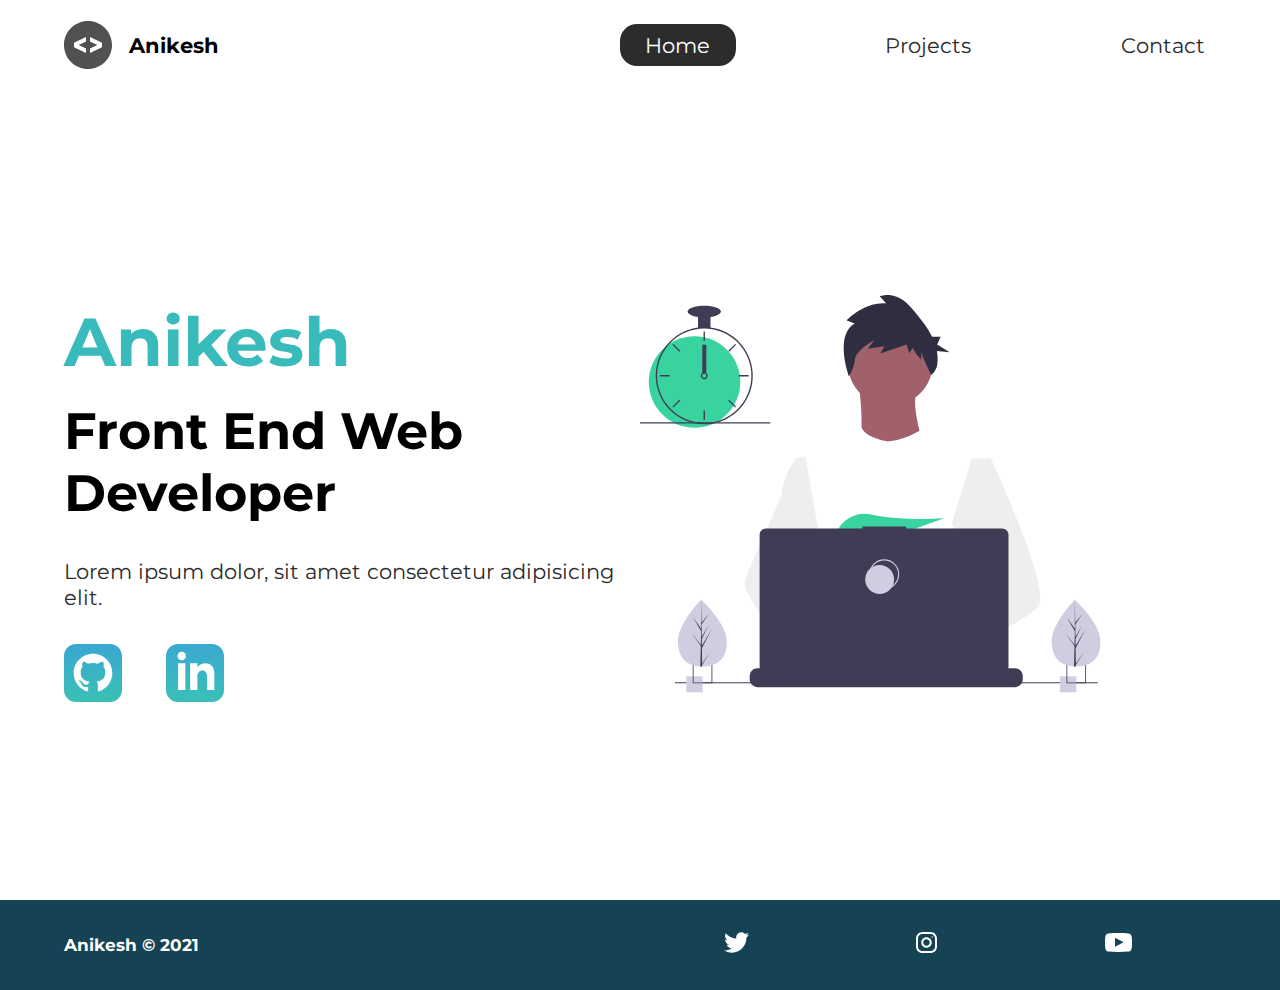
<file: index.html>
<!DOCTYPE html>
<html lang="en">
  <head>
    <meta charset="UTF-8" />
    <meta http-equiv="X-UA-Compatible" content="IE=edge" />
    <meta name="viewport" content="width=device-width, initial-scale=1.0" />
    <meta
      name="discription"
      content="Anikesh | Front end web devloper who specializes in html, css"
    />
    <meta name="robots" content="index,follow" />
    <link rel="preconnect" href="https://fonts.gstatic.com" />
    <link
      href="https://fonts.googleapis.com/css2?family=Montserrat:wght@400;500&display=swap"
      rel="stylesheet"
    />
    <link rel="stylesheet" href="./styles/style.css" />
    <title>Anikesh | Web Developer</title>
  </head>
  <body>
    <header class="main-head">
      <nav>
        <div class="logo">
          <img src="./icons/code.svg" alt="logo" />
          <h1>Anikesh</h1>
        </div>
        <ul>
          <li><a class="active" href="/">Home</a></li>
          <li><a href="./projects/">Projects</a></li>
          <li><a href="./contact/">Contact</a></li>
        </ul>
      </nav>
    </header>
    <section class="intro">
      <div class="intro-text">
        <h2>Anikesh</h2>
        <h3>
          Front End Web <br />
          Developer
        </h3>
        <p>Lorem ipsum dolor, sit amet consectetur adipisicing elit.</p>
        <div class="intro-social">
          <a href="#"
            ><img src="/icons/github.svg" alt="github-social-links"
          /></a>
          <a href="#"
            ><img src="/icons/linked-in.svg" alt="linkedin-social-links"
          /></a>
        </div>
      </div>

      <div class="intro-images">
        <svg
          width="799"
          height="690"
          viewBox="0 0 799 690"
          fill="none"
          xmlns="http://www.w3.org/2000/svg"
        >
          <g id="undraw_dev_productivity_umsq (1) 1" clip-path="url(#clip0)">
            <path
              id="Vector"
              d="M516.92 624.636C516.92 624.636 512.16 626.266 504.42 628.576C487.31 633.706 455.65 642.216 428.82 643.916C405.72 645.396 386.2 641.836 382.63 626.766C381.1 620.286 383.27 614.956 388 610.576C402.12 597.486 439 592.796 468.25 591.186C476.51 590.736 484.15 590.526 490.51 590.446C501.31 590.306 508.39 590.526 508.39 590.526L508.56 591.186L516.92 624.636Z"
              fill="#A0616A"
            />
            <path
              id="Vector_2"
              d="M436.99 672.586C418.61 695.346 342.73 647.666 316.19 629.886C310.41 626.016 306.97 623.566 306.97 623.566L331.25 591.186L338.94 580.936C338.94 580.936 345.82 584.586 355.99 590.526C356.36 590.746 356.73 590.966 357.11 591.186C365.88 596.336 376.89 603.066 388 610.576C403.33 620.946 418.83 632.776 428.82 643.916C438.59 654.806 443.08 665.036 436.99 672.586Z"
              fill="#A0616A"
            />
            <g id="me">
              <path
                id="Vector_3"
                d="M434.672 191.952C475.283 191.607 507.926 158.406 507.582 117.795C507.237 77.1832 474.036 44.5403 433.425 44.8847C392.813 45.2291 360.17 78.4303 360.515 119.042C360.859 159.653 394.06 192.296 434.672 191.952Z"
                fill="#A0616A"
              />
              <path
                id="Vector_4"
                d="M379.477 155.65C379.477 155.65 394.216 259.972 373.002 271.875C351.787 283.779 499.929 283.588 499.929 283.588C499.929 283.588 466.124 193.284 480.809 165.449L379.477 155.65Z"
                fill="#A0616A"
              />
              <path
                id="Vector_5"
                d="M608.101 283.199L596.257 339.402L571.214 458.308L570.49 464.815L562.138 540.138L556.582 590.177L552.857 623.79C528.584 636.526 510.988 645.326 510.988 645.326C510.988 645.326 509.404 637.719 506.871 627.99C489.805 633.265 458.218 642.043 431.404 643.97C441.266 654.777 445.842 664.969 439.817 672.57C421.63 695.485 345.349 648.45 318.659 630.896C318.077 635.158 317.879 639.464 318.068 643.762L297.626 628.314L299.331 592.359L302.206 531.522L305.819 455.229C304.448 451.975 303.294 448.634 302.364 445.228C295.956 423.161 288.032 379.057 281.928 342.067C277.016 312.298 273.302 287.138 272.517 281.785C272.411 281.086 272.358 280.726 272.358 280.726L384.363 230.094C392.509 248.556 429.865 253.809 429.865 253.809C460.756 251.417 484.847 234.913 484.847 234.913L608.101 283.199Z"
                fill="white"
              />
              <path
                id="Vector_6"
                d="M372.285 49.3811L358.49 43.9934C358.49 43.9934 386.969 12.1 426.99 14.513L415.635 2.22366C415.635 2.22366 443.04 -9.01799 468.283 19.6674C481.553 34.7467 496.908 52.4737 506.557 72.5077L521.281 72.3829L515.251 85.9663L536.874 99.3152L514.777 97.0719C516.155 104.471 516.421 112.034 515.566 119.511C514.683 126.991 510.928 133.835 505.094 138.598V138.598C505.094 138.598 487.743 103.449 487.696 97.9443L487.813 111.705C487.813 111.705 473.959 99.4371 473.889 91.1807L466.471 100.877L462.593 85.7717L416.475 101.301L423.87 88.8526L395.157 93.2246L406.278 77.9923C406.278 77.9923 373.932 96.1568 372.811 111.304C371.689 126.452 362.299 140.875 362.299 140.875C362.299 140.875 336.213 70.3294 372.285 49.3811Z"
                fill="#2F2E41"
              />
              <path
                id="Vector_7"
                d="M690.215 540.422C682.794 548.605 664.338 560.992 641.951 574.422C633.623 579.413 624.757 584.559 615.71 589.676C594.122 601.889 571.514 614.001 552.857 623.79C528.584 636.526 510.988 645.326 510.988 645.326C510.988 645.326 509.403 637.719 506.871 627.99C503.48 614.968 498.397 598.141 493.184 590.715C493.002 590.456 492.82 590.218 492.638 589.979C491.121 588.022 489.601 586.885 488.112 586.897L562.138 540.138L594.127 519.926L570.489 464.814L540.842 395.683L557.908 339.727L575.062 283.479L608.101 283.199C608.101 283.199 619.243 306.985 633.514 340.166C635.647 345.128 637.851 350.299 640.096 355.64C669.469 425.394 706.176 522.836 690.215 540.422Z"
                fill="#EEEEEE"
              />
              <path
                id="Vector_8"
                d="M358.123 591.2C355.41 591.212 352.702 591.456 350.029 591.928C327.074 596.073 320.47 616.94 318.659 630.896C318.077 635.158 317.879 639.464 318.068 643.761L297.626 628.314L290.178 622.687C272.316 616.628 256.353 605.733 242.483 592.84C230.449 581.456 219.634 568.849 210.213 555.223C200.831 541.793 192.448 527.692 185.134 513.034C183.094 508.943 181.977 504.454 181.864 499.884C181.751 495.314 182.644 490.775 184.48 486.588L209.154 430.327L245.218 348.098C245.471 346.146 245.752 344.237 246.059 342.371C252.995 300.511 272.367 281.786 272.367 281.786L287.286 281.659L297.778 341.932L310.813 416.815L302.364 445.227L282.839 510.845L302.205 531.522L358.123 591.2Z"
                fill="#EEEEEE"
              />
            </g>
            <path
              id="Vector_9"
              d="M372.877 415.806L385.631 430.686C390.37 429.783 395.319 428.721 400.416 427.529L396.752 415.806L405.71 426.256C459.707 412.975 526.637 387.155 526.637 387.155C526.637 387.155 454.379 392.453 400.428 380.666C376.558 375.451 351.998 387.284 342.202 409.668C336.508 422.679 337.403 433.951 357.596 433.951C364.419 433.835 371.223 433.195 377.949 432.037L372.877 415.806Z"
              fill="#38D39F"
            />
            <path
              id="Vector_10"
              d="M663.65 660.386V666.456C663.654 668.122 663.345 669.774 662.74 671.326C662.472 672.018 662.147 672.687 661.77 673.326C660.578 675.326 658.887 676.983 656.862 678.133C654.838 679.283 652.549 679.887 650.22 679.886H203.67C201.342 679.887 199.053 679.283 197.028 678.133C195.003 676.983 193.312 675.326 192.12 673.326C191.743 672.687 191.419 672.018 191.15 671.326C190.546 669.774 190.237 668.122 190.24 666.456V660.386C190.24 658.622 190.587 656.876 191.262 655.246C191.936 653.616 192.926 652.136 194.173 650.888C195.42 649.641 196.901 648.652 198.53 647.977C200.16 647.302 201.906 646.955 203.67 646.956H229.41V644.126C229.41 644.052 229.425 643.979 229.453 643.911C229.481 643.843 229.522 643.782 229.574 643.73C229.626 643.678 229.688 643.636 229.756 643.608C229.824 643.58 229.897 643.566 229.97 643.566H243.4C243.474 643.566 243.547 643.58 243.615 643.608C243.683 643.636 243.745 643.678 243.797 643.73C243.849 643.782 243.89 643.843 243.918 643.911C243.946 643.979 243.96 644.052 243.96 644.126V646.956H252.35V644.126C252.35 644.052 252.365 643.979 252.393 643.911C252.421 643.843 252.462 643.782 252.514 643.73C252.566 643.678 252.628 643.636 252.696 643.608C252.764 643.58 252.837 643.566 252.91 643.566H266.34C266.414 643.566 266.487 643.58 266.555 643.608C266.623 643.636 266.684 643.678 266.736 643.73C266.789 643.782 266.83 643.843 266.858 643.911C266.886 643.979 266.9 644.052 266.9 644.126V646.956H275.3V644.126C275.3 644.052 275.315 643.979 275.343 643.911C275.371 643.843 275.412 643.782 275.464 643.73C275.516 643.678 275.578 643.636 275.646 643.608C275.714 643.58 275.787 643.566 275.86 643.566H289.29C289.364 643.566 289.437 643.58 289.505 643.608C289.573 643.636 289.634 643.678 289.686 643.73C289.739 643.782 289.78 643.843 289.808 643.911C289.836 643.979 289.85 644.052 289.85 644.126V646.956H298.24V644.126C298.24 644.052 298.255 643.979 298.283 643.911C298.311 643.843 298.352 643.782 298.404 643.73C298.456 643.678 298.518 643.636 298.586 643.608C298.654 643.58 298.727 643.566 298.8 643.566H312.23C312.304 643.566 312.377 643.58 312.445 643.608C312.513 643.636 312.574 643.678 312.626 643.73C312.678 643.782 312.72 643.843 312.748 643.911C312.776 643.979 312.79 644.052 312.79 644.126V646.956H321.18V644.126C321.18 644.052 321.194 643.979 321.223 643.911C321.251 643.843 321.292 643.782 321.344 643.73C321.396 643.678 321.458 643.636 321.526 643.608C321.594 643.58 321.667 643.566 321.74 643.566H335.17C335.244 643.566 335.317 643.58 335.385 643.608C335.453 643.636 335.514 643.678 335.566 643.73C335.618 643.782 335.66 643.843 335.688 643.911C335.716 643.979 335.73 644.052 335.73 644.126V646.956H344.13V644.126C344.13 644.052 344.145 643.979 344.173 643.911C344.201 643.843 344.242 643.782 344.294 643.73C344.346 643.678 344.408 643.636 344.476 643.608C344.544 643.58 344.617 643.566 344.69 643.566H358.12C358.194 643.566 358.267 643.58 358.335 643.608C358.403 643.636 358.464 643.678 358.516 643.73C358.569 643.782 358.61 643.843 358.638 643.911C358.666 643.979 358.68 644.052 358.68 644.126V646.956H367.07V644.126C367.07 644.052 367.085 643.979 367.113 643.911C367.141 643.843 367.182 643.782 367.234 643.73C367.286 643.678 367.348 643.636 367.416 643.608C367.484 643.58 367.557 643.566 367.63 643.566H472.83C472.904 643.566 472.977 643.58 473.045 643.608C473.113 643.636 473.174 643.678 473.227 643.73C473.279 643.782 473.32 643.843 473.348 643.911C473.376 643.979 473.39 644.052 473.39 644.126V646.956H481.79V644.126C481.79 644.052 481.804 643.979 481.833 643.911C481.861 643.843 481.902 643.782 481.954 643.73C482.006 643.678 482.068 643.636 482.136 643.608C482.204 643.58 482.277 643.566 482.35 643.566H495.78C495.928 643.567 496.07 643.627 496.175 643.732C496.279 643.836 496.339 643.978 496.34 644.126V646.956H504.73V644.126C504.73 644.052 504.745 643.979 504.773 643.911C504.801 643.843 504.842 643.782 504.894 643.73C504.946 643.678 505.008 643.636 505.076 643.608C505.144 643.58 505.217 643.566 505.29 643.566H518.72C518.794 643.566 518.867 643.58 518.935 643.608C519.003 643.636 519.065 643.678 519.117 643.73C519.169 643.782 519.21 643.843 519.238 643.911C519.266 643.979 519.28 644.052 519.28 644.126V646.956H527.67V644.126C527.67 644.052 527.685 643.979 527.713 643.911C527.741 643.843 527.782 643.782 527.834 643.73C527.886 643.678 527.948 643.636 528.016 643.608C528.084 643.58 528.157 643.566 528.23 643.566H541.66C541.734 643.566 541.807 643.58 541.875 643.608C541.943 643.636 542.005 643.678 542.057 643.73C542.109 643.782 542.15 643.843 542.178 643.911C542.206 643.979 542.22 644.052 542.22 644.126V646.956H550.62V644.126C550.62 644.052 550.635 643.979 550.663 643.911C550.691 643.843 550.732 643.782 550.784 643.73C550.836 643.678 550.898 643.636 550.966 643.608C551.034 643.58 551.107 643.566 551.18 643.566H564.61C564.757 643.568 564.898 643.628 565.001 643.733C565.104 643.837 565.161 643.979 565.16 644.126V646.956H573.56V644.126C573.56 644.052 573.575 643.979 573.603 643.911C573.631 643.843 573.672 643.782 573.724 643.73C573.776 643.678 573.838 643.636 573.906 643.608C573.974 643.58 574.047 643.566 574.12 643.566H587.55C587.624 643.566 587.697 643.58 587.765 643.608C587.833 643.636 587.895 643.678 587.947 643.73C587.999 643.782 588.04 643.843 588.068 643.911C588.096 643.979 588.11 644.052 588.11 644.126V646.956H596.5V644.126C596.5 644.052 596.515 643.979 596.543 643.911C596.571 643.843 596.612 643.782 596.664 643.73C596.716 643.678 596.778 643.636 596.846 643.608C596.914 643.58 596.987 643.566 597.06 643.566H610.49C610.564 643.566 610.637 643.58 610.705 643.608C610.773 643.636 610.835 643.678 610.887 643.73C610.939 643.782 610.98 643.843 611.008 643.911C611.036 643.979 611.05 644.052 611.05 644.126V646.956H650.22C651.984 646.955 653.731 647.302 655.36 647.977C656.99 648.652 658.471 649.641 659.718 650.888C660.965 652.136 661.954 653.616 662.629 655.246C663.304 656.876 663.651 658.622 663.65 660.386Z"
              fill="#3F3D56"
            />
            <path
              id="Vector_11"
              d="M793.5 671.326H60.5V673.326H793.5V671.326Z"
              fill="#3F3D56"
            />
            <path
              id="Vector_12"
              d="M627.694 404.757H461.251V401.326H385.78V404.757H218.651C215.665 404.757 212.801 405.943 210.69 408.054C208.578 410.166 207.392 413.029 207.392 416.015V643.927C207.392 646.913 208.578 649.776 210.69 651.888C212.801 653.999 215.665 655.185 218.651 655.185H627.694C630.68 655.185 633.544 653.999 635.655 651.888C637.767 649.776 638.953 646.913 638.953 643.927V416.015C638.953 414.537 638.662 413.073 638.096 411.707C637.53 410.341 636.701 409.1 635.655 408.054C634.61 407.009 633.369 406.18 632.003 405.614C630.637 405.048 629.173 404.757 627.694 404.757Z"
              fill="#3F3D56"
            />
            <path
              id="Vector_13"
              d="M423.5 509.326C437.307 509.326 448.5 498.133 448.5 484.326C448.5 470.519 437.307 459.326 423.5 459.326C409.693 459.326 398.5 470.519 398.5 484.326C398.5 498.133 409.693 509.326 423.5 509.326Z"
              stroke="#D0CDE1"
              stroke-width="2"
              stroke-miterlimit="10"
            />
            <path
              id="Vector_14"
              d="M415.5 518.326C429.307 518.326 440.5 507.133 440.5 493.326C440.5 479.519 429.307 468.326 415.5 468.326C401.693 468.326 390.5 479.519 390.5 493.326C390.5 507.133 401.693 518.326 415.5 518.326Z"
              fill="#D0CDE1"
            />
            <path
              id="Vector_15"
              d="M108.446 661.223H80.4463V689.223H108.446V661.223Z"
              fill="#D0CDE1"
            />
            <path
              id="Vector_16"
              d="M91.4502 639.223V673.223H125.45V639.223H91.4502ZM123.97 671.743H92.9202V640.703H123.97V671.743Z"
              fill="#3F3D56"
            />
            <path
              id="Vector_17"
              d="M756.446 661.223H728.446V689.223H756.446V661.223Z"
              fill="#D0CDE1"
            />
            <path
              id="Vector_18"
              d="M739.45 639.223V673.223H773.45V639.223H739.45ZM771.97 671.743H740.92V640.703H771.97V671.743Z"
              fill="#3F3D56"
            />
            <path
              id="Vector_19"
              d="M94.5802 230.113C138.399 230.113 173.921 194.592 173.921 150.773C173.921 106.955 138.399 71.4326 94.5802 71.4326C50.7617 71.4326 15.2397 106.955 15.2397 150.773C15.2397 194.592 50.7617 230.113 94.5802 230.113Z"
              fill="#38D39F"
            />
            <path
              id="Vector_20"
              d="M122.229 56.4899C115.045 55.5763 107.774 55.5763 100.59 56.4899C84.586 58.5913 69.5203 65.2398 57.181 75.6465C44.8417 86.0532 35.7467 99.7813 30.9754 115.202C28.8053 122.229 27.5764 129.514 27.3208 136.864C27.2848 137.886 27.2607 138.92 27.2607 139.954C27.283 162.264 36.1559 183.655 51.932 199.431C67.7082 215.207 89.0989 224.08 111.41 224.103C113.201 224.103 114.992 224.042 116.759 223.934C120.907 223.674 125.03 223.103 129.093 222.227C148.495 218.055 165.798 207.161 177.947 191.468C190.095 175.776 196.308 156.295 195.487 136.467C194.665 116.638 186.863 97.738 173.459 83.1039C160.054 68.4698 141.909 59.0435 122.229 56.4899H122.229ZM137.748 217.347H137.736C130.959 219.659 123.905 221.062 116.759 221.518C114.992 221.638 113.201 221.698 111.41 221.698C89.7377 221.672 68.961 213.051 53.6367 197.727C38.3123 182.402 29.6914 161.626 29.6649 139.954C29.6649 138.92 29.689 137.886 29.725 136.864C30.5514 115.744 39.5156 95.7617 54.7411 81.1008C69.9666 66.44 90.273 58.237 111.41 58.2089C130.776 58.21 149.513 65.0865 164.283 77.6131C179.052 90.1398 188.895 107.503 192.057 126.61C195.219 145.716 191.496 165.325 181.55 181.942C171.604 198.559 156.081 211.106 137.748 217.347H137.748Z"
              fill="#3F3D56"
            />
            <path
              id="Vector_21"
              d="M112.612 63.0176H110.208V79.8474H112.612V63.0176Z"
              fill="#3F3D56"
            />
            <path
              id="Vector_22"
              d="M57.8578 84.7018L56.1577 86.4019L68.0582 98.3023L69.7582 96.6022L57.8578 84.7018Z"
              fill="#3F3D56"
            />
            <path
              id="Vector_23"
              d="M34.4736 138.751V141.156H51.3034V138.751H34.4736Z"
              fill="#3F3D56"
            />
            <path
              id="Vector_24"
              d="M56.1578 193.506L57.8579 195.206L69.7584 183.306L68.0583 181.606L56.1578 193.506Z"
              fill="#3F3D56"
            />
            <path
              id="Vector_25"
              d="M153.062 96.6022L154.762 98.3022L166.662 86.4018L164.962 84.7017L153.062 96.6022Z"
              fill="#3F3D56"
            />
            <path
              id="Vector_26"
              d="M171.516 138.751V141.156H188.346V138.751H171.516Z"
              fill="#3F3D56"
            />
            <path
              id="Vector_27"
              d="M154.762 181.605L153.062 183.305L164.962 195.206L166.662 193.506L154.762 181.605Z"
              fill="#3F3D56"
            />
            <path
              id="Vector_28"
              d="M112.612 200.06H110.208V216.89H112.612V200.06Z"
              fill="#3F3D56"
            />
            <path
              id="Vector_29"
              d="M115.016 135.145C113.976 134.365 112.711 133.943 111.41 133.943C110.11 133.943 108.844 134.365 107.804 135.145C107.091 135.686 106.505 136.375 106.085 137.165C105.552 138.181 105.322 139.329 105.421 140.473C105.52 141.616 105.944 142.707 106.644 143.617C107.343 144.527 108.288 145.218 109.368 145.608C110.447 145.997 111.616 146.07 112.735 145.817C113.855 145.564 114.878 144.996 115.685 144.179C116.492 143.363 117.048 142.333 117.288 141.21C117.528 140.088 117.441 138.92 117.039 137.846C116.636 136.771 115.935 135.834 115.017 135.145H115.016ZM111.41 143.56C110.454 143.557 109.539 143.176 108.863 142.501C108.187 141.825 107.807 140.909 107.804 139.954C107.808 139.224 108.03 138.513 108.441 137.91C108.793 137.4 109.271 136.989 109.828 136.718C110.386 136.446 111.004 136.323 111.623 136.361C112.241 136.398 112.84 136.594 113.361 136.931C113.881 137.267 114.307 137.732 114.595 138.281C114.883 138.83 115.025 139.444 115.007 140.063C114.989 140.683 114.811 141.287 114.491 141.818C114.17 142.349 113.719 142.788 113.179 143.093C112.639 143.398 112.03 143.559 111.41 143.56V143.56Z"
              fill="#3F3D56"
            />
            <path
              id="Vector_30"
              d="M122.229 35.3687H100.591V57.007H122.229V35.3687Z"
              fill="#3F3D56"
            />
            <path
              id="Vector_31"
              d="M111.41 38.9748C127.344 38.9748 140.261 34.4 140.261 28.7567C140.261 23.1134 127.344 18.5386 111.41 18.5386C95.4757 18.5386 82.5586 23.1134 82.5586 28.7567C82.5586 34.4 95.4757 38.9748 111.41 38.9748Z"
              fill="#3F3D56"
            />
            <path id="clock-arrow" d="M115 86H108V135H115V86Z" fill="#3F3D56" />
            <path
              id="Vector_32"
              d="M226 220.44H0V222.844H226V220.44Z"
              fill="#3F3D56"
            />
            <g id="plant-left">
              <path
                id="Vector_33"
                d="M150.594 599.754C151.527 631.704 132.858 643.413 109.43 644.097C108.886 644.113 108.344 644.123 107.805 644.126C106.719 644.135 105.643 644.117 104.577 644.072C83.3891 643.193 66.6172 631.945 65.7495 602.232C64.8515 571.482 103.018 531.529 105.882 528.574L105.887 528.571C105.996 528.458 106.052 528.402 106.052 528.402C106.052 528.402 149.661 567.807 150.594 599.754Z"
                fill="#D0CDE1"
              />
              <path
                id="Vector_34"
                d="M107.744 639.255L122.626 617.124L107.774 641.636L107.805 644.126C106.719 644.135 105.643 644.117 104.577 644.072L105.315 612.06L105.295 611.813L105.322 611.766L105.393 608.741L89.0952 585.078L105.374 606.477L105.432 607.116L105.989 582.93L91.9122 558.397L106.029 578.681L105.882 528.574L105.882 528.407L105.887 528.571L106.821 568.062L119.651 552.021L106.863 571.464L107.143 593.098L118.949 571.984L107.187 596.279L107.343 608.308L124.512 578.897L107.395 612.505L107.744 639.255Z"
                fill="#3F3D56"
              />
            </g>
            <g id="plant-right">
              <path
                id="Vector_35"
                d="M798.594 599.754C799.527 631.704 780.858 643.413 757.43 644.097C756.886 644.113 756.344 644.123 755.805 644.126C754.719 644.135 753.643 644.117 752.577 644.072C731.389 643.193 714.617 631.945 713.749 602.232C712.851 571.482 751.018 531.529 753.882 528.574L753.887 528.571C753.996 528.458 754.052 528.402 754.052 528.402C754.052 528.402 797.661 567.807 798.594 599.754Z"
                fill="#D0CDE1"
              />
              <path
                id="Vector_36"
                d="M755.744 639.255L770.626 617.124L755.774 641.636L755.805 644.126C754.719 644.135 753.643 644.117 752.577 644.072L753.315 612.06L753.295 611.813L753.323 611.766L753.393 608.741L737.095 585.078L753.374 606.477L753.432 607.116L753.989 582.93L739.912 558.397L754.029 578.681L753.882 528.574L753.882 528.407L753.887 528.571L754.821 568.062L767.651 552.021L754.864 571.464L755.143 593.098L766.949 571.984L755.187 596.279L755.343 608.308L772.512 578.897L755.395 612.505L755.744 639.255Z"
                fill="#3F3D56"
              />
            </g>
          </g>
          <defs>
            <clipPath id="clip0">
              <rect width="798.627" height="689.223" fill="white" />
            </clipPath>
          </defs>
        </svg>
        <img class="splash" src="/img/splash.svg" alt="" />
      </div>
    </section>
    <footer>
      <h4>Anikesh &copy; 2021</h4>
      <ul>
        <li>
          <a href="#"
            ><img src="/icons/twitter 1.svg" alt="twitter-social"
          /></a>
        </li>
        <li>
          <a href="#"
            ><img src="/icons/instagram 1.svg" alt="instagram-social"
          /></a>
        </li>
        <li>
          <a href="#"
            ><img src="/icons/youtube-symbol 1.svg" alt="youtube-social"
          /></a>
        </li>
      </ul>
    </footer>
  </body>
</html>
</file>
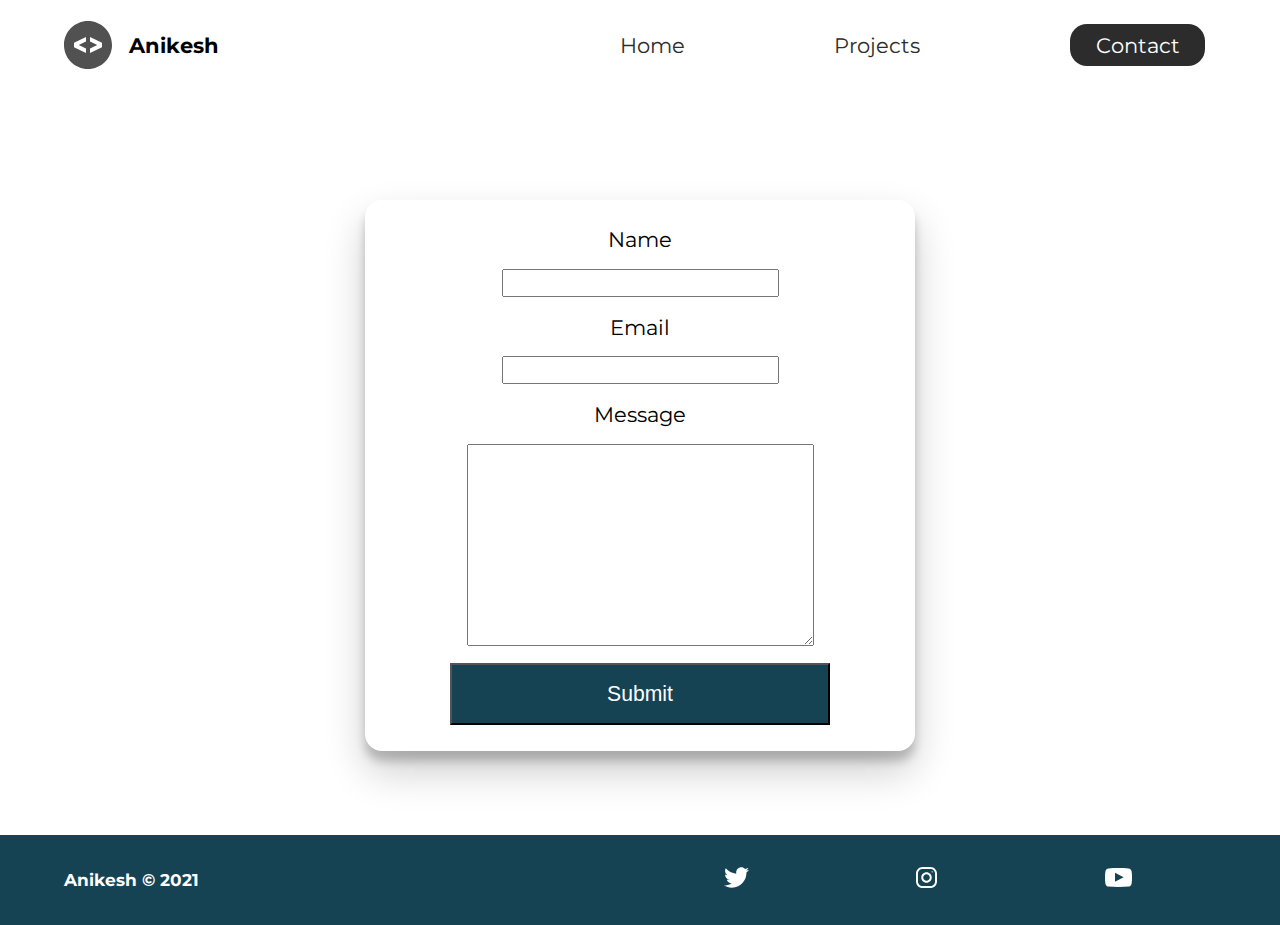
<file: contact/index.html>
<!DOCTYPE html>
<html lang="en">
  <head>
    <meta charset="UTF-8" />
    <meta http-equiv="X-UA-Compatible" content="IE=edge" />
    <meta name="viewport" content="width=device-width, initial-scale=1.0" />
    <meta
      name="discription"
      content="Anikesh | Front end web devloper who specializes in html, css"
    />
    <meta name="robots" content="index,follow" />
    <link rel="preconnect" href="https://fonts.gstatic.com" />
    <link
      href="https://fonts.googleapis.com/css2?family=Montserrat:wght@400;500&display=swap"
      rel="stylesheet"
    />
    <link rel="stylesheet" href="../styles/style.css" />
    <title>Anikesh | Web Developer</title>
  </head>
  <body>
    <header class="main-head">
      <nav>
        <div class="logo">
          <img src="../icons/code.svg" alt="logo" />
          <h1>Anikesh</h1>
        </div>
        <ul>
          <li><a href="../index.html">Home</a></li>
          <li><a href="../projects/">Projects</a></li>
          <li><a class="active" href="./index.html">Contact</a></li>
        </ul>
      </nav>
    </header>
    <section class="form-section">
      <form>
        <label for="name">Name</label>
        <input type="text" name="name" id="name" required />
        <label for="email">Email</label>
        <input type="email" name="email" id="email" required />
        <label for="message">Message</label>
        <textarea name="message" id="message" cols="30" rows="10"></textarea>
        <button type="submit">Submit</button>
      </form>
    </section>
    <footer>
      <h4>Anikesh &copy; 2021</h4>
      <ul>
        <li>
          <a href="#"
            ><img src="/icons/twitter 1.svg" alt="twitter-social"
          /></a>
        </li>
        <li>
          <a href="#"
            ><img src="/icons/instagram 1.svg" alt="instagram-social"
          /></a>
        </li>
        <li>
          <a href="#"
            ><img src="/icons/youtube-symbol 1.svg" alt="youtube-social"
          /></a>
        </li>
      </ul>
    </footer>
  </body>
</html>
</file>
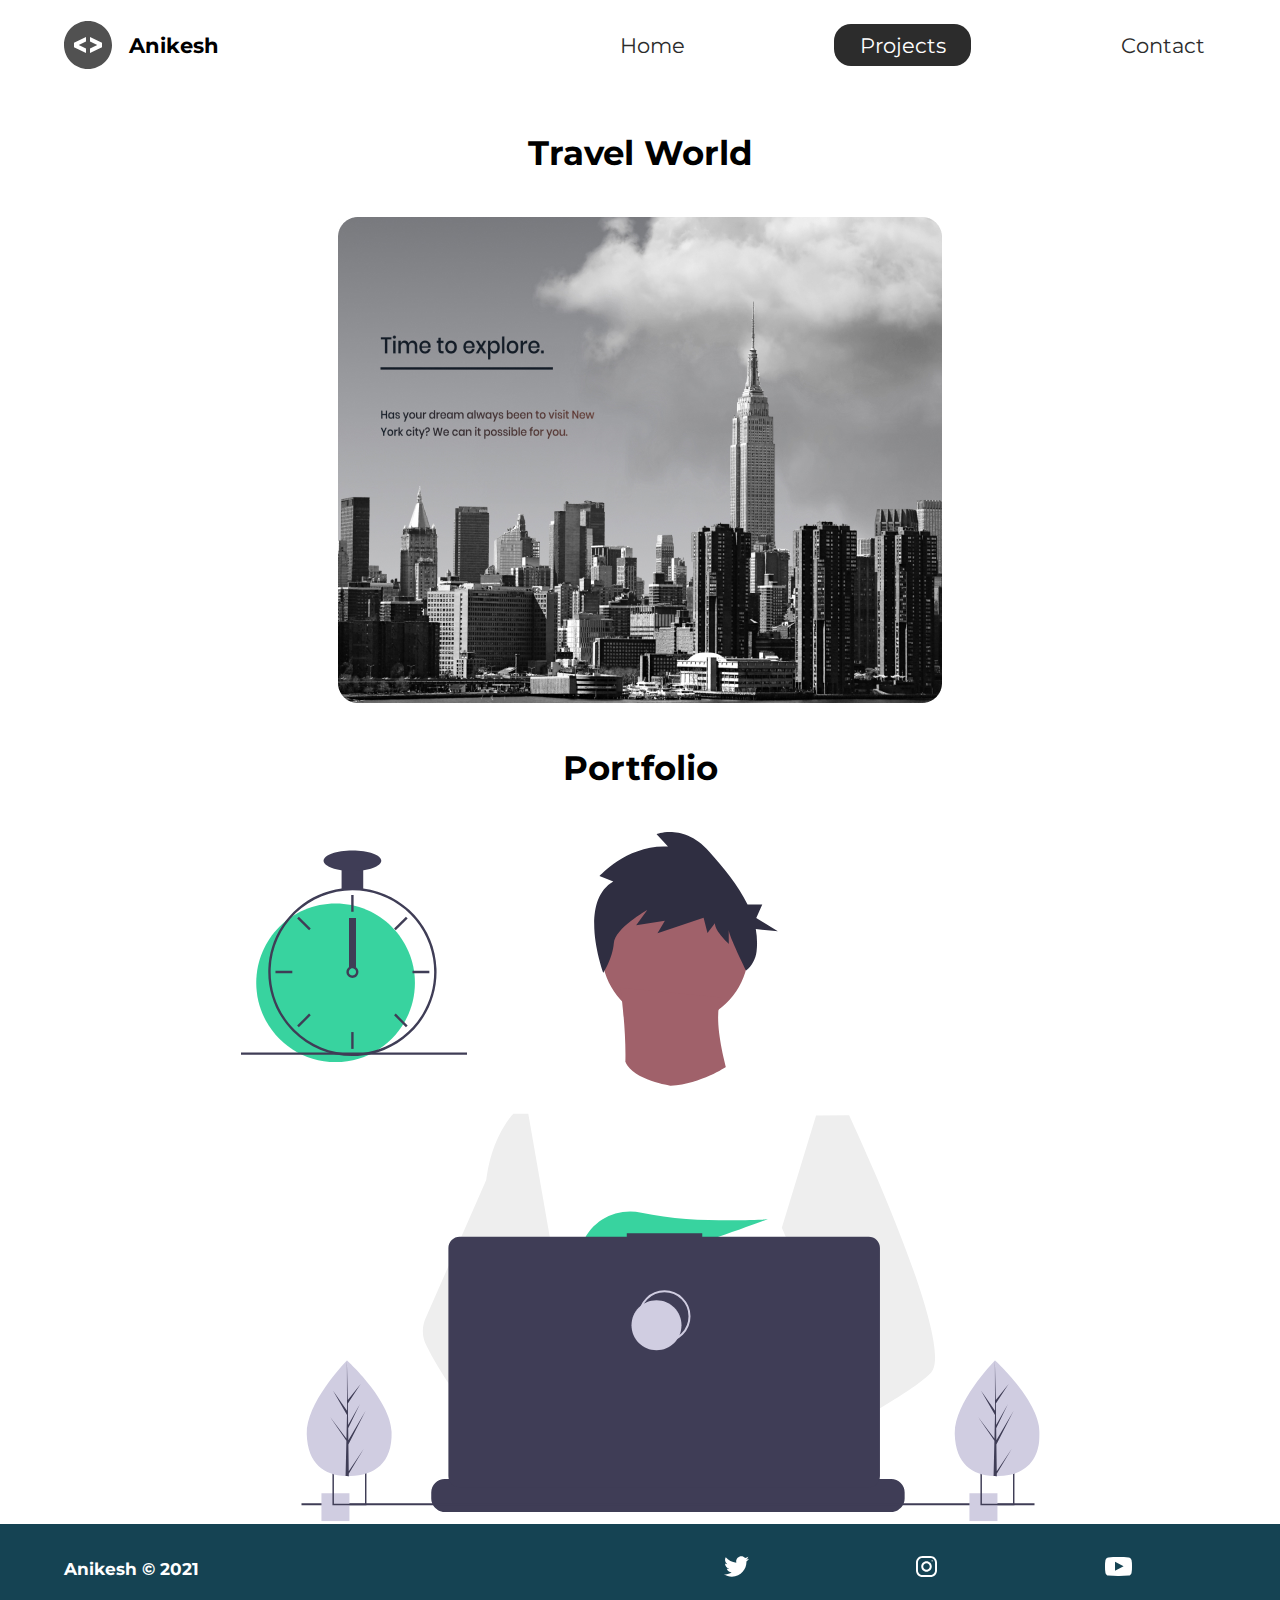
<file: projects/index.html>
<!DOCTYPE html>
<html lang="en">
  <head>
    <meta charset="UTF-8" />
    <meta http-equiv="X-UA-Compatible" content="IE=edge" />
    <meta name="viewport" content="width=device-width, initial-scale=1.0" />
    <meta
      name="discription"
      content="Anikesh | Front end web devloper who specializes in html, css"
    />
    <meta name="robots" content="index,follow" />
    <link rel="preconnect" href="https://fonts.gstatic.com" />
    <link
      href="https://fonts.googleapis.com/css2?family=Montserrat:wght@400;500&display=swap"
      rel="stylesheet"
    />
    <link rel="stylesheet" href="../styles/style.css" />
    <title>Anikesh | Web Developer</title>
  </head>
  <body>
    <header class="main-head">
      <nav>
        <div class="logo">
          <img src="../icons/code.svg" alt="logo" />
          <h1>Anikesh</h1>
        </div>
        <ul>
          <li><a href="../index.html">Home</a></li>
          <li><a class="active" href="./index.html">Projects</a></li>
          <li><a href="../contact/">Contact</a></li>
        </ul>
      </nav>
    </header>
    <section class="projects">
      <div class="travelly">
        <h2>Travel World</h2>
        <img src="../img/travelly.jpg" alt="travel-project" />
      </div>
      <div class="port">
        <h2>Portfolio</h2>
        <img src="../img/me.svg" alt="Portfolio-project" />
      </div>
    </section>
    <footer>
      <h4>Anikesh &copy; 2021</h4>
      <ul>
        <li>
          <a href="#"
            ><img src="/icons/twitter 1.svg" alt="twitter-social"
          /></a>
        </li>
        <li>
          <a href="#"
            ><img src="/icons/instagram 1.svg" alt="instagram-social"
          /></a>
        </li>
        <li>
          <a href="#"
            ><img src="/icons/youtube-symbol 1.svg" alt="youtube-social"
          /></a>
        </li>
      </ul>
    </footer>
  </body>
</html>
</file>
<file: styles/style.css>
* {
  margin: 0;
  padding: 0;
  -webkit-box-sizing: border-box;
          box-sizing: border-box;
}

html {
  font-size: 62.5%;
}

body {
  font-family: "Montserrat", sans-serif;
}

h1 {
  font-size: 2.5rem;
}

li,
button,
label,
input,
a,
p {
  font-size: 2.5rem;
}

h2 {
  font-size: 4rem;
}

h3 {
  font-size: 2.5rem;
}

h4,
h5 {
  font-size: 2rem;
}

ul {
  list-style: none;
}

a {
  text-decoration: none;
  color: #2c2c2c;
}

.main-head {
  width: 95%;
  margin: 0 0 0 auto;
}

nav {
  display: -webkit-box;
  display: -ms-flexbox;
  display: flex;
  -webkit-box-pack: justify;
      -ms-flex-pack: justify;
          justify-content: space-between;
  -webkit-box-align: center;
      -ms-flex-align: center;
          align-items: center;
  -webkit-box-orient: horizontal;
  -webkit-box-direction: normal;
      -ms-flex-direction: row;
          flex-direction: row;
  min-height: 10vh;
  width: 60%;
  -ms-flex-wrap: wrap;
      flex-wrap: wrap;
}

nav .logo {
  display: -webkit-box;
  display: -ms-flexbox;
  display: flex;
  -webkit-box-pack: start;
      -ms-flex-pack: start;
          justify-content: flex-start;
  -webkit-box-align: center;
      -ms-flex-align: center;
          align-items: center;
  -webkit-box-orient: horizontal;
  -webkit-box-direction: normal;
      -ms-flex-direction: row;
          flex-direction: row;
  -webkit-box-flex: 1;
      -ms-flex: 1 1 10rem;
          flex: 1 1 10rem;
}

nav .logo h1 {
  margin: 2rem;
}

nav ul {
  display: -webkit-box;
  display: -ms-flexbox;
  display: flex;
  -ms-flex-pack: distribute;
      justify-content: space-around;
  -webkit-box-align: center;
      -ms-flex-align: center;
          align-items: center;
  -webkit-box-orient: horizontal;
  -webkit-box-direction: normal;
      -ms-flex-direction: row;
          flex-direction: row;
  -webkit-box-flex: 1;
      -ms-flex: 1 1 40rem;
          flex: 1 1 40rem;
}

.intro {
  min-height: 90vh;
  width: 90%;
  margin: auto;
  -ms-flex-wrap: wrap;
      flex-wrap: wrap;
  display: -webkit-box;
  display: -ms-flexbox;
  display: flex;
  -webkit-box-pack: justify;
      -ms-flex-pack: justify;
          justify-content: space-between;
  -webkit-box-align: center;
      -ms-flex-align: center;
          align-items: center;
  -webkit-box-orient: horizontal;
  -webkit-box-direction: normal;
      -ms-flex-direction: row;
          flex-direction: row;
}

.intro h2 {
  font-size: 8rem;
  padding-top: 2rem;
  background: linear-greadient(left, #38d39f, #38a4d3);
  color: #38bbba;
  display: inline-block;
}

.intro h3 {
  font-size: 6rem;
  padding: 2rem 0rem;
}

.intro p {
  padding-top: 2rem;
  color: #2c2c2c;
}

.splash {
  position: absolute;
  top: 0%;
  right: 0%;
  height: 100%;
  z-index: -1;
}

.intro-social {
  margin-top: 4rem;
}

.intro-social a {
  margin-right: 5rem;
}

.active {
  background: #2c2c2c;
  color: white;
  padding: 1rem 3rem;
  border-radius: 2rem;
}

.intro-text,
.intro-images {
  -webkit-box-flex: 1;
      -ms-flex: 1 1 40rem;
          flex: 1 1 40rem;
}

#plant-left {
  -webkit-animation: plant 1.5s ease infinite alternate;
          animation: plant 1.5s ease infinite alternate;
}

#plant-right {
  -webkit-animation: plant 1.5s ease infinite alternate 0.5s;
          animation: plant 1.5s ease infinite alternate 0.5s;
}

#me {
  -webkit-animation: me 1.5s ease infinite alternate;
          animation: me 1.5s ease infinite alternate;
  -webkit-transform-origin: bottom;
          transform-origin: bottom;
}

#clock-arrow {
  -webkit-animation: clock 2s infinite linear;
          animation: clock 2s infinite linear;
  transform-box: fill-box;
  -webkit-transform-origin: bottom;
          transform-origin: bottom;
}

@-webkit-keyframes me {
  from {
    -webkit-transform: rotateZ(-5deg);
            transform: rotateZ(-5deg);
  }
  to {
    -webkit-transform: rotateZ(5deg);
            transform: rotateZ(5deg);
  }
}

@keyframes me {
  from {
    -webkit-transform: rotateZ(-5deg);
            transform: rotateZ(-5deg);
  }
  to {
    -webkit-transform: rotateZ(5deg);
            transform: rotateZ(5deg);
  }
}

@-webkit-keyframes plant {
  from {
    -webkit-transform: translateY(0%);
            transform: translateY(0%);
  }
  to {
    -webkit-transform: translateY(-30%);
            transform: translateY(-30%);
  }
}

@keyframes plant {
  from {
    -webkit-transform: translateY(0%);
            transform: translateY(0%);
  }
  to {
    -webkit-transform: translateY(-30%);
            transform: translateY(-30%);
  }
}

@-webkit-keyframes clock {
  from {
    -webkit-transform: rotateZ(0deg);
            transform: rotateZ(0deg);
  }
  to {
    -webkit-transform: rotateZ(360deg);
            transform: rotateZ(360deg);
  }
}

@keyframes clock {
  from {
    -webkit-transform: rotateZ(0deg);
            transform: rotateZ(0deg);
  }
  to {
    -webkit-transform: rotateZ(360deg);
            transform: rotateZ(360deg);
  }
}

.projects {
  width: 90%;
  margin: auto;
  min-height: 90vh;
  display: -webkit-box;
  display: -ms-flexbox;
  display: flex;
  -webkit-box-pack: justify;
      -ms-flex-pack: justify;
          justify-content: space-between;
  -webkit-box-align: center;
      -ms-flex-align: center;
          align-items: center;
  -webkit-box-orient: horizontal;
  -webkit-box-direction: normal;
      -ms-flex-direction: row;
          flex-direction: row;
  text-align: center;
  -ms-flex-wrap: wrap;
      flex-wrap: wrap;
}

.projects h2 {
  margin: 5rem;
}

.travelly,
.port {
  -webkit-box-flex: 1;
      -ms-flex: 1 1 40rem;
          flex: 1 1 40rem;
}

.form-section {
  min-height: 80vh;
  display: -webkit-box;
  display: -ms-flexbox;
  display: flex;
  -webkit-box-pack: center;
      -ms-flex-pack: center;
          justify-content: center;
  -webkit-box-align: center;
      -ms-flex-align: center;
          align-items: center;
  -webkit-box-orient: horizontal;
  -webkit-box-direction: normal;
      -ms-flex-direction: row;
          flex-direction: row;
  margin-top: 3rem;
}

.form-section form {
  padding: 3rem 10rem;
  -webkit-box-shadow: 0px 10px 10px rgba(0, 0, 0, 0.2), 0px 20px 40px rgba(0, 0, 0, 0.2);
          box-shadow: 0px 10px 10px rgba(0, 0, 0, 0.2), 0px 20px 40px rgba(0, 0, 0, 0.2);
  display: -webkit-box;
  display: -ms-flexbox;
  display: flex;
  -webkit-box-pack: center;
      -ms-flex-pack: center;
          justify-content: center;
  -webkit-box-align: center;
      -ms-flex-align: center;
          align-items: center;
  -webkit-box-orient: vertical;
  -webkit-box-direction: normal;
      -ms-flex-direction: column;
          flex-direction: column;
  border-radius: 2rem;
}

.form-section form input,
.form-section form textarea {
  margin: 2rem;
}

.form-section form input:focus,
.form-section form textarea:focus {
  outline: 2px solid black;
}

.form-section form textarea {
  font-family: "Montserrat", sans-serif;
  font-size: 2rem;
}

.form-section form button {
  width: 100%;
  padding: 2rem;
  background: #154353;
  color: white;
}

.form-section form button:focus {
  background: #33696b;
}

footer {
  background: #154353;
  color: white;
  min-height: 10vh;
  padding: 0% 5%;
  display: -webkit-box;
  display: -ms-flexbox;
  display: flex;
  -webkit-box-pack: start;
      -ms-flex-pack: start;
          justify-content: flex-start;
  -webkit-box-align: center;
      -ms-flex-align: center;
          align-items: center;
  -webkit-box-orient: horizontal;
  -webkit-box-direction: normal;
      -ms-flex-direction: row;
          flex-direction: row;
}

footer ul {
  -webkit-box-flex: 1;
      -ms-flex: 1 1 40rem;
          flex: 1 1 40rem;
  display: -webkit-box;
  display: -ms-flexbox;
  display: flex;
  -ms-flex-pack: distribute;
      justify-content: space-around;
  -webkit-box-align: center;
      -ms-flex-align: center;
          align-items: center;
  -webkit-box-orient: horizontal;
  -webkit-box-direction: normal;
      -ms-flex-direction: row;
          flex-direction: row;
}

footer h4 {
  -webkit-box-flex: 1;
      -ms-flex: 1 1 40rem;
          flex: 1 1 40rem;
}

@media screen and (max-width: 1332px) {
  html {
    font-size: 53%;
  }
  .splash {
    display: none;
  }
  svg {
    width: 80%;
  }
  nav {
    width: 100%;
  }
}

@media screen and (max-width: 754px) {
  html {
    font-size: 45%;
  }
  svg {
    height: 60%;
  }
  .main-head {
    width: 100%;
  }
  nav .logo {
    display: -webkit-box;
    display: -ms-flexbox;
    display: flex;
    -webkit-box-pack: center;
        -ms-flex-pack: center;
            justify-content: center;
    -webkit-box-align: center;
        -ms-flex-align: center;
            align-items: center;
    -webkit-box-orient: vertical;
    -webkit-box-direction: normal;
        -ms-flex-direction: column;
            flex-direction: column;
    -webkit-box-flex: 1;
        -ms-flex: 1 1 20rem;
            flex: 1 1 20rem;
    margin-top: 2rem;
  }
  nav ul {
    -webkit-box-flex: 1;
        -ms-flex: 1 1 60rem;
            flex: 1 1 60rem;
    margin: 2rem 0rem;
  }
  .intro-text {
    margin-top: 5rem;
    text-align: center;
  }
  .intro-social {
    display: -webkit-box;
    display: -ms-flexbox;
    display: flex;
    -webkit-box-pack: center;
        -ms-flex-pack: center;
            justify-content: center;
    -webkit-box-align: center;
        -ms-flex-align: center;
            align-items: center;
    -webkit-box-orient: horizontal;
    -webkit-box-direction: normal;
        -ms-flex-direction: row;
            flex-direction: row;
  }
  .intro-social a {
    margin: 2rem;
  }
  .intro-images {
    text-align: center;
  }
  .port,
  .travelly {
    -webkit-box-flex: 1;
        -ms-flex: 1 1 50rem;
            flex: 1 1 50rem;
  }
  .port img,
  .travelly img {
    width: 100%;
    height: 100%;
  }
  form {
    padding: 0rem;
    width: 100%;
  }
}
/*# sourceMappingURL=style.css.map */
</file>
